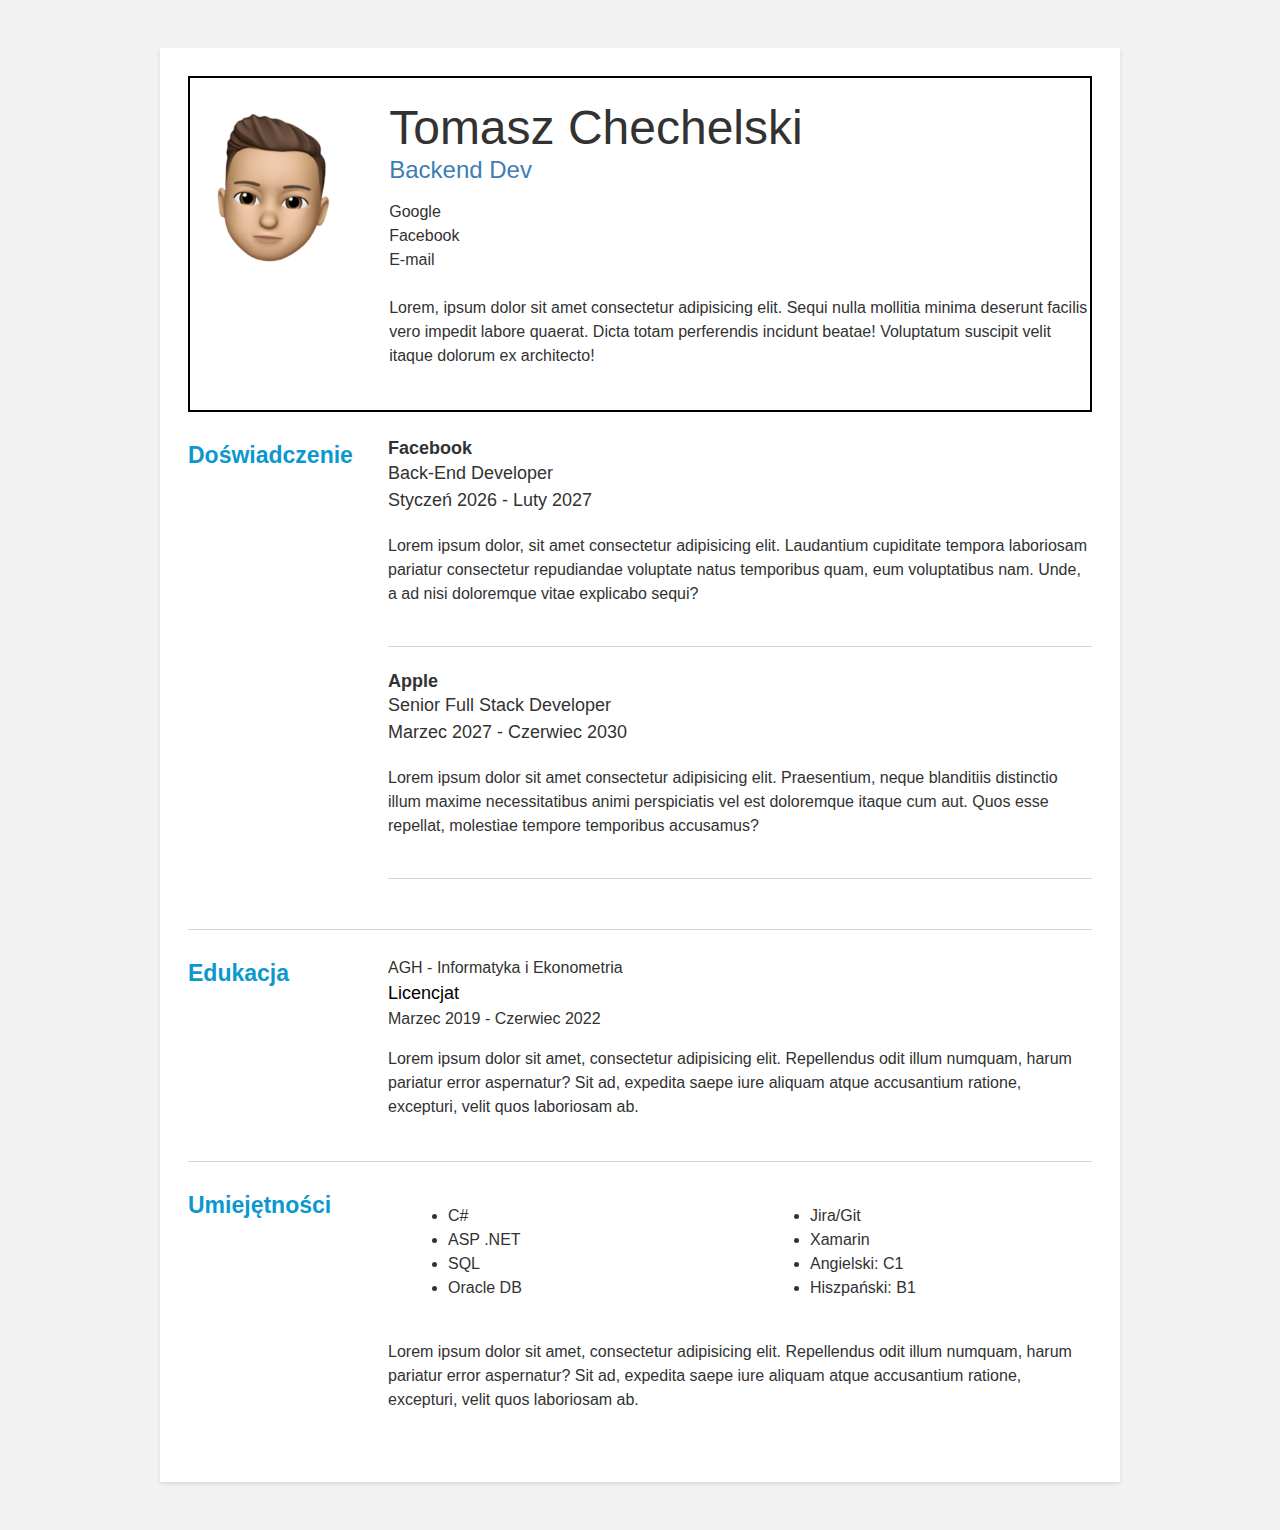
<file: index.html>
<!DOCTYPE html>
<html lang="en">
<head>
  <meta charset="UTF-8">
  <meta http-equiv="X-UA-Compatible" content="IE=edge">
  <meta name="viewport" content="width=device-width, initial-scale=1.0">
  <title>CV2 Tomasz Chechelski</title>
  <link type="text/css" rel="stylesheet" href="styles.css">
</head>
<body>
  <div class="container">
    <div class="header_container">
      <section>
        <div>
          <div><img src="awatar.png" class="avatar"> </div>
        </div>
        <div>
          <div class="name">Tomasz Chechelski</div>
          <div class="title">Backend Dev</div>
          <div class="links">
            <div class="link_item">
              <a href="https://google.pl"> Google </a>
            </div>
            <div class="link_item">
              <a href="https://facebook.pl"> Facebook </a>
            </div>
            <div class="link_item">
              <a href="mailto:email@gmail.com"> E-mail </a>
            </div>
          </div>

          <p>
            Lorem, ipsum dolor sit amet consectetur adipisicing elit. Sequi nulla mollitia 
            minima deserunt facilis vero impedit labore quaerat. Dicta totam perferendis 
            incidunt beatae! Voluptatum suscipit velit itaque dolorum ex architecto!
          </p>
        </div>
      
      </section>
    </div>

    <section>
      <div class="section_title">Doświadczenie</div>
      <div>
        <div class="job">
          <div class="job_container">
            <div>
              <div class="job_company">Facebook</div>
              <div class="job_title">Back-End Developer</div>
            </div>
            <div>
              Styczeń 2026 - Luty 2027
            </div>
          </div> 
          <p>Lorem ipsum dolor, sit amet consectetur adipisicing elit. Laudantium cupiditate 
            tempora laboriosam pariatur consectetur repudiandae voluptate natus temporibus
            quam, eum voluptatibus nam. Unde, a ad nisi doloremque vitae explicabo sequi?</p>
        </div> 

        <div class="job">
          <div class="job_container">
            <div>
              <div class="job_company">Apple</div>
              <div class="job_title">Senior Full Stack Developer</div>
            </div>
            <div>
              Marzec 2027 - Czerwiec 2030
            </div>
          </div> 
          <p>Lorem ipsum dolor sit amet consectetur adipisicing elit. Praesentium, neque 
            blanditiis distinctio illum maxime necessitatibus animi perspiciatis vel est 
            doloremque itaque cum aut. Quos esse repellat, molestiae tempore temporibus accusamus?</p>
        </div> 
      </div>
    </section>
    

    <section>    
      <div class="section_title">Edukacja</div>
      <div class="studies">
        <div class="studies_container">
          <div>
            <div class="university">AGH - Informatyka i Ekonometria</div>
            <div class="studies_title">Licencjat</div>
          </div>
          <div>
            Marzec 2019 - Czerwiec 2022
          </div>
        </div> 
        <p>Lorem ipsum dolor sit amet, consectetur adipisicing elit. Repellendus odit illum numquam, harum 
          pariatur error aspernatur? Sit ad, expedita saepe iure aliquam atque accusantium ratione, excepturi, 
          velit quos laboriosam ab.</p>
      </div>    
    </section>

    <section>
      <div class="section_title">Umiejętności</div>
      <div class="skills">
        <div class="skills_container">
          <ul>
            <li>C#</li>
            <li>ASP .NET</li>
            <li>SQL</li>
            <li>Oracle DB</li>
          </ul> 

          <ul>
            <li>Jira/Git</li>
            <li>Xamarin</li>
            <li>Angielski: C1</li>
            <li>Hiszpański: B1</li>
          </ul>        
        </div> 
        <p>Lorem ipsum dolor sit amet, consectetur adipisicing elit. Repellendus odit illum numquam, harum 
          pariatur error aspernatur? Sit ad, expedita saepe iure aliquam atque accusantium ratione, excepturi, 
          velit quos laboriosam ab.</p>
      </div>        

    </section>


  </div>
  
</body>
</html>
</file>
<file: styles.css>
html {
  box-sizing: border-box;
}
* {
  box-sizing: inherit;
  font-family: 'Segoe UI', Tahoma, Geneva, Verdana, sans-serif;
}

body {
  font-family: 'Source Sans Pro', sans-serif;
  line-height: 1.5;
  background: #F2F2F2;
  color: #323232;
}

a {
  color: #323232;
  text-decoration: none;
}

a:hover {
  color:rgb(0, 177, 247);
}
.header_container {
  border-width: 2.5px;
  border-style: solid;
  border-color: black;
}

.container {
  max-width: 960px;
  margin: 48px auto;
  padding: 28px;
  background: rgb(255, 255, 255);
  box-shadow: 0 2px 4px rgba(0, 0, 0, 0.1);
}

section {
  display: grid;
  grid-template-columns: 1fr 4fr;
  padding: 26px 0;
  grid-gap: 24px;
  border-bottom: 1px solid lightgrey;
}

section:last-child {
  border-bottom: none;
}

.section_title {
  font-weight: bold;
  font-size: 23px;
  color:rgb(10, 152, 207);
}

img.avatar {
  width: 170px;
}

.name {
  font-size: 48px;
  line-height: 1;
}

.title {
  font-size: 24px;
  font-weight: 300;
  color: #3d7db6;
}

.studies_title {
  font-size: 18px;
  color: #000000;
}

.links {
  margin: 12px 0 24px 0;
}

.link_item {
  display: flex;
  align-items: center;
  flex: 1;
}


.job {
  padding-bottom: 24px;
  margin-bottom: 24px;
  border-bottom: 1px solid lightgrey;
}

.job_container {
  display: flex;
  justify-content: space-between;
  margin-bottom: 20px;
  font-size: 18px;
}

.job_company {
  font-weight: bold;
  line-height: 1.2;
}


.skills_container {
  display: grid;
  grid-gap: 20px;
  margin-bottom: 24px;
}

.skills_container ul {
  margin-left: 20px;
  list-style-type: disc;
}

  .links, .job_container {
    flex-direction: column;
  }

  .skills_container {
    grid-template-columns: 1fr 1fr;
  }
}
</file>
